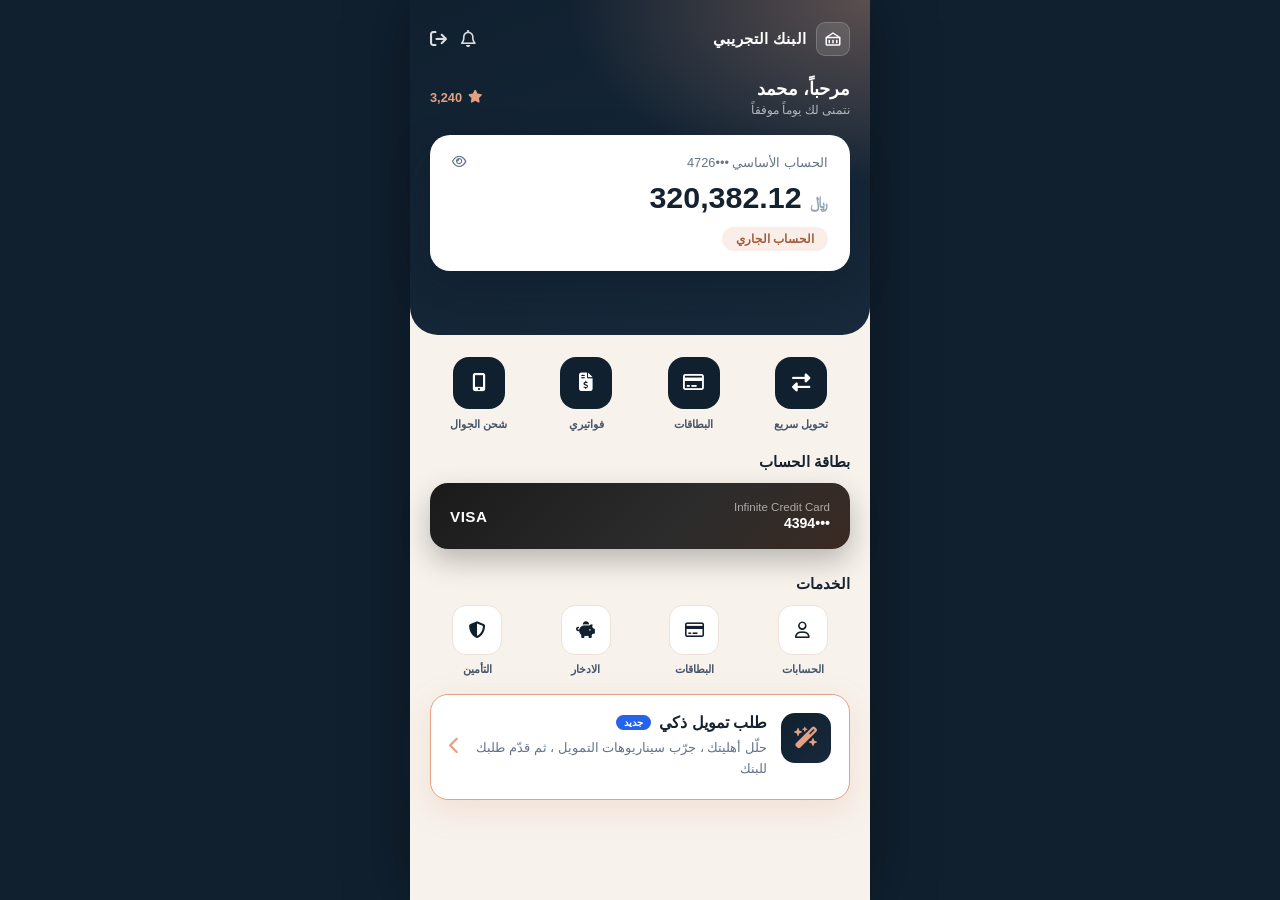
<file: bank-home.html>
<!DOCTYPE html>
<html dir="rtl" lang="ar">
<head>
  <meta charset="UTF-8" />
  <meta name="viewport" content="width=device-width, initial-scale=1.0" />
  <title>البنك</title>
  <link rel="stylesheet" href="css/base.css" />
  <link rel="stylesheet" href="css/bank.css" />
  <link rel="stylesheet" href="https://cdnjs.cloudflare.com/ajax/libs/font-awesome/6.5.1/css/all.min.css" />
</head>
<body class="bank-page">

  <div class="bank-shell">

    <div class="bank-hero">
      <div class="bank-topbar">
        <div class="bank-logo-mark">
          <span class="bank-logo-icon">
            <svg viewBox="0 0 24 24" fill="none" stroke="currentColor" stroke-width="2" stroke-linecap="round" stroke-linejoin="round">
              <rect x="3" y="10" width="18" height="10" rx="1"></rect>
              <path d="M3 10 12 4l9 6"></path>
              <line x1="7" y1="14" x2="7" y2="17"></line>
              <line x1="12" y1="14" x2="12" y2="17"></line>
              <line x1="17" y1="14" x2="17" y2="17"></line>
            </svg>
          </span>
          <span class="bank-logo-text">البنك التجريبي </span>
        </div>
        <div class="bank-topbar-icons">
          <i class="fa-regular fa-bell"></i>
          <i class="fa-solid fa-arrow-right-from-bracket"></i>
        </div>
      </div>

      <div class="bank-greeting">
        <div>
          <div class="bank-greeting-name">مرحباً، محمد</div>
          <div class="bank-greeting-sub">نتمنى لك يوماً موفقاً</div>
        </div>
        <div class="bank-points">
          <i class="fa-solid fa-star"></i>
          <span id="bankPoints">3,240</span>
        </div>
      </div>

      <div class="bank-balance-card">
        <div class="bank-balance-head">
          <span>الحساب الأساسي •••4726</span>
          <i class="fa-regular fa-eye"></i>
        </div>
        <div class="bank-balance-amount">
          <small>﷼</small> <span id="bankBalance">320,382.12</span>
        </div>
        <span class="bank-current-pill">الحساب الجاري</span>
      </div>
    </div>

    <div class="bank-shortcuts">
      <div class="bank-shortcut">
        <div class="bank-shortcut-icon"><i class="fa-solid fa-right-left"></i></div>
        <span>تحويل سريع</span>
      </div>
      <div class="bank-shortcut">
        <div class="bank-shortcut-icon"><i class="fa-regular fa-credit-card"></i></div>
        <span>البطاقات</span>
      </div>
      <div class="bank-shortcut">
        <div class="bank-shortcut-icon"><i class="fa-solid fa-file-invoice-dollar"></i></div>
        <span>فواتيري</span>
      </div>
      <div class="bank-shortcut">
        <div class="bank-shortcut-icon"><i class="fa-solid fa-mobile-screen-button"></i></div>
        <span>شحن الجوال</span>
      </div>
    </div>

    <div class="bank-card-section">
      <p class="bank-section-title">بطاقة الحساب</p>
      <div class="bank-visual-card">
        <div class="bank-visual-card-info">
          Infinite Credit Card
          <b>•••4394</b>
        </div>
        <div class="bank-visual-card-brand">VISA</div>
      </div>
    </div>

    <div class="bank-services-section">
      <p class="bank-section-title">الخدمات</p>

      <div class="bank-services-grid">
        <div class="bank-service-tile">
          <div class="bank-service-icon"><i class="fa-regular fa-user"></i></div>
          <span>الحسابات</span>
        </div>
        <div class="bank-service-tile">
          <div class="bank-service-icon"><i class="fa-regular fa-credit-card"></i></div>
          <span>البطاقات</span>
        </div>
        <div class="bank-service-tile">
          <div class="bank-service-icon"><i class="fa-solid fa-piggy-bank"></i></div>
          <span>الادخار</span>
        </div>
        <div class="bank-service-tile">
          <div class="bank-service-icon"><i class="fa-solid fa-shield-halved"></i></div>
          <span>التأمين</span>
        </div>
      </div>

      <div class="bank-smart-finance-card" id="smartFinanceCard">
        <div class="bank-smart-finance-icon"><i class="fa-solid fa-wand-magic-sparkles"></i></div>
        <div class="bank-smart-finance-body">
          <div class="bank-smart-finance-title">
            طلب تمويل ذكي
            <span class="bank-smart-finance-badge-new">جديد</span>
          </div>
          <p class="bank-smart-finance-desc" id="smartFinanceDesc">
            حلّل أهليتك ، جرّب سيناريوهات التمويل ، ثم قدّم طلبك للبنك
          </p>
        </div>
        <i class="fa-solid fa-chevron-left bank-smart-finance-arrow"></i>
      </div>
    </div>
  </div>

  <!-- نافذة الموافقة -->
  <div class="bank-modal-overlay" id="consentOverlay">
    <div class="bank-sheet bank-sheet-wrap">
      <button class="bank-sheet-close" id="closeConsentBtn" aria-label="إغلاق">
        <i class="fa-solid fa-xmark"></i>
      </button>
      <div class="bank-sheet-handle"></div>
      <div class="bank-sheet-icon"><i class="fa-solid fa-wand-magic-sparkles"></i></div>
      <h3 class="bank-sheet-title">طلب تمويل ذكي</h3>
      <p class="bank-sheet-text">
        يوفر بنك الإنماء خدمة تحليل أهلية التمويل عبر منصة "قرارك" ، حيث يمكنك تجربة سيناريوهات تمويل مختلفة
        ومعرفة القسط الشهري المناسب لك قبل تقديم طلبك رسمياً
      </p>
      <button class="bank-sheet-btn" id="startFinanceBtn">ابدأ طلب التمويل</button>
      <p class="bank-sheet-consent">
        بموافقتك على المتابعة سيتم مشاركة بياناتك الأساسيةالموثقة مع منصة "قرارك" لتحليل أهلية التمويل
        ومحاكاة السيناريوهات المالية ، مع الحفاظ على سرية بياناتك واستخدامها لغرض دراسةالطلب فقط
      </p>
    </div>
  </div>

  <script src="bank.js"></script>
</body>
</html>
</file>
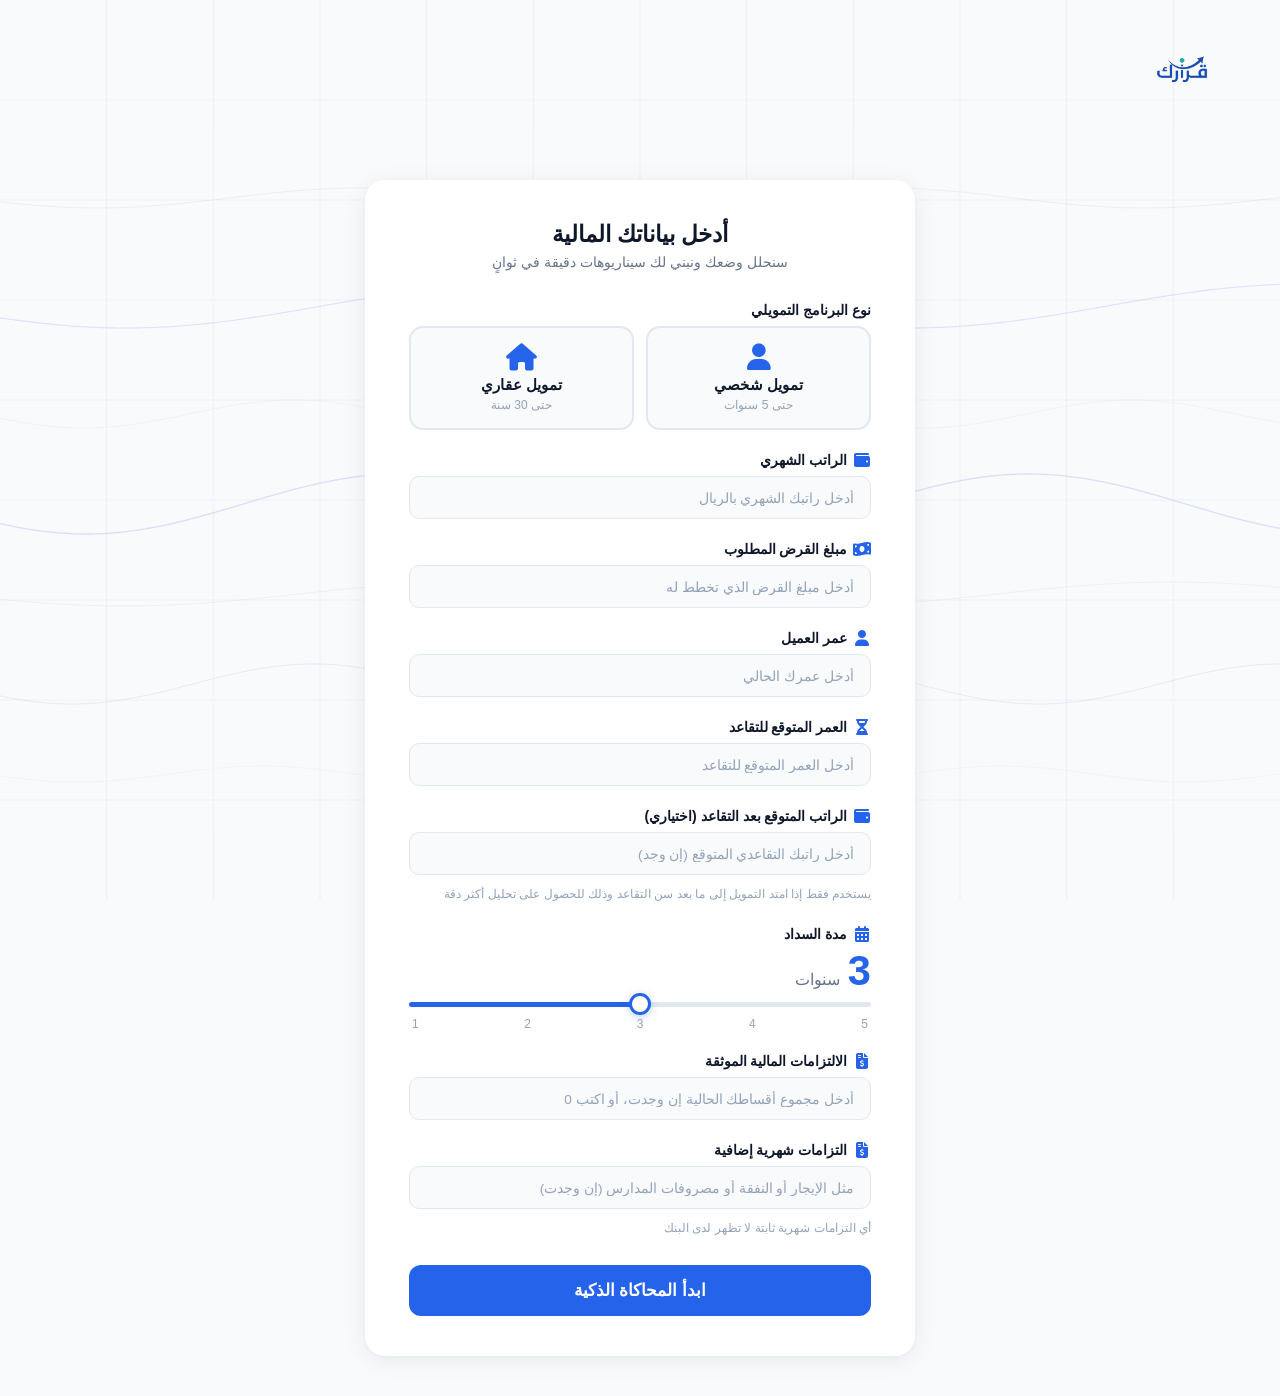
<file: inputs.html>
<!DOCTYPE html>
<html dir="rtl">
<head>
  <meta charset="UTF-8" />
  <meta name="viewport" content="width=device-width, initial-scale=1.0" />
  <title>أدخل بياناتك — قرارك</title>
  <link rel="stylesheet" href="css/base.css" />
  <link rel="stylesheet" href="css/animations.css" />
  <link rel="stylesheet" href="css/background.css" />
  <link rel="stylesheet" href="css/header.css" />
  <link rel="stylesheet" href="css/inputs.css" />
  <link rel="stylesheet" href="css/responsive.css" />
  <link rel="stylesheet" href="css/bank.css" />
  <link rel="stylesheet" href="https://cdnjs.cloudflare.com/ajax/libs/font-awesome/6.5.1/css/all.min.css" />
</head>
<body>

  <div class="bank-bridge-bar" id="bankBridgeBar" style="display:none;"></div>

  <canvas id="bg-canvas"></canvas>

  <header class="site-header">
    <div class="header-inner">
      <img src="images/logo.PNG" alt="شعار قرارك" class="logo-img" />
    </div>
  </header>

  <main class="inputs-main">

    <div class="input-card" id="inputCard">

      <div class="card-header">
        <h2 class="card-title">أدخل بياناتك المالية</h2>
        <p class="card-subtitle">سنحلل وضعك ونبني لك سيناريوهات دقيقة في ثوانٍ</p>
      </div>

      <form class="input-form" id="inputForm" onsubmit="return false">

        <div class="bank-data-banner" id="bankDataBanner" style="display:none;">
          <span class="bank-context-chip"><span class="dot"></span> بيانات موثقة من بنك الإنماء</span>

          <div class="field-group">
            <label class="field-label" for="bankName">
              <span class="field-icon"><i class="fa-solid fa-id-card"></i></span>
              الاسم
              <span class="bank-badge">موثق من البنك</span>
            </label>
            <input id="bankName" type="text" class="field-input locked-field" readonly tabindex="-1" />
          </div>

          <div class="field-group">
            <label class="field-label" for="bankEmployer">
              <span class="field-icon"><i class="fa-solid fa-building"></i></span>
              جهة العمل
              <span class="bank-badge">موثق من البنك</span>
            </label>
            <input id="bankEmployer" type="text" class="field-input locked-field" readonly tabindex="-1" />
          </div>
        </div>

        <div class="field-group">
          <label class="field-label">نوع البرنامج التمويلي</label>
          <div class="type-selector" id="typeSelector">

            <button type="button" class="type-btn" id="btnPersonal"
                    onclick="selectType('personal')">
              <span class="type-icon"><i class="fa-solid fa-user"></i></span>
              <span class="type-name">تمويل شخصي</span>
              <span class="type-hint">حتى 5 سنوات</span>
            </button>

            <button type="button" class="type-btn" id="btnRealEstate"
                    onclick="selectType('realEstate')">
              <span class="type-icon"><i class="fa-solid fa-house"></i></span>
              <span class="type-name">تمويل عقاري</span>
              <span class="type-hint">حتى 30 سنة</span>
            </button>

          </div>
          <span class="field-error" id="typeError">
            ⚠ الرجاء اختيار نوع البرنامج التمويلي أولاً
          </span>
        </div>

        <div class="field-group">
          <label class="field-label" for="salary">
            <span class="field-icon"><i class="fa-solid fa-wallet"></i></span>
            الراتب الشهري
            <span class="bank-badge" id="salaryBankBadge" style="display:none;">موثق من البنك</span>
          </label>
          <input id="salary" type="number" class="field-input" min="1"
                 placeholder="أدخل راتبك الشهري بالريال" />
          <span class="field-error" id="salaryError">
            ⚠ الحد الأدنى لصافي الراتب يبدأ من 3000 ريال
          </span>
        </div>

  
        <div class="field-group">
          <label class="field-label" for="loanAmount">
            <span class="field-icon"><i class="fa-solid fa-money-bill-wave"></i></span>
            مبلغ القرض المطلوب
          </label>
          <input id="loanAmount" type="number" class="field-input" min="1"
                 placeholder="أدخل مبلغ القرض الذي تخطط له" />
          <span class="field-error" id="loanError">
            ⚠ الرجاء إدخال مبلغ القرض
          </span>
        </div>


        <div class="field-group">
          <label class="field-label" for="applicantAge">
            <span class="field-icon"><i class="fa-solid fa-user"></i></span>
            عمر العميل
            <span class="bank-badge" id="applicantAgeBankBadge" style="display:none;">موثق من البنك</span>
          </label>
          <input id="applicantAge" type="number" class="field-input" min="18" max="100"
                 placeholder="أدخل عمرك الحالي" />
          <span class="field-error" id="applicantAgeError">
            ⚠ الحد الأدنى للعمر المسموح به للتمويل هو 18 سنة
          </span>
        </div>

        <div class="field-group">
          <label class="field-label" for="expectedRetirementAge">
            <span class="field-icon"><i class="fa-solid fa-hourglass-half"></i></span>
            العمر المتوقع للتقاعد
          </label>
          <input id="expectedRetirementAge" type="number" class="field-input" min="19" max="100"
                 placeholder="أدخل العمر المتوقع للتقاعد" />
          <span class="field-error" id="expectedRetirementAgeError">
            ⚠ يجب أن يكون العمر المتوقع للتقاعد أكبر من عمر العميل
          </span>
        </div>

        <div class="field-group">
          <label class="field-label" for="postRetirementSalary">
            <span class="field-icon"><i class="fa-solid fa-wallet"></i></span>
            الراتب المتوقع بعد التقاعد (اختياري)
          </label>
          <input id="postRetirementSalary" type="number" class="field-input" min="0"
                 placeholder="أدخل راتبك التقاعدي المتوقع (إن وجد)" />
          <span class="field-hint">
            يستخدم فقط إذا امتد التمويل إلى ما بعد سن التقاعد وذلك للحصول على تحليل أكثر دقة
          </span>
        </div>

        <div class="field-group">
          <label class="field-label">
            <span class="field-icon"><i class="fa-solid fa-calendar-days"></i></span>
            مدة السداد
          </label>
          <div class="slider-wrapper">
            <div class="slider-display">
              <span class="slider-value" id="sliderValue">3</span>
              <span class="slider-unit"  id="sliderUnit">سنوات</span>
            </div>
            <input type="range" id="durationSlider" class="field-slider"
                   min="1" max="5" step="1" value="3" />
            <div class="slider-ticks" id="sliderTicks">
              <span>1</span><span>2</span><span>3</span><span>4</span><span>5</span>
            </div>
          </div>
        </div>


        <div class="field-group">
          <label class="field-label" for="obligations">
            <span class="field-icon"><i class="fa-solid fa-file-invoice-dollar"></i></span>
            الالتزامات المالية الموثقة
            <span class="bank-badge" id="obligationsBankBadge" style="display:none;">موثق من البنك</span>
          </label>
          <input id="obligations" type="number" class="field-input" min="0"
                 placeholder="أدخل مجموع أقساطك الحالية إن وجدت، أو اكتب 0" />
        </div>

        <div class="field-group">
          <label class="field-label" for="additionalObligations">
            <span class="field-icon"><i class="fa-solid fa-file-invoice-dollar"></i></span>
            التزامات شهرية إضافية
          </label>
          <input id="additionalObligations" type="number" class="field-input" min="0"
                 placeholder="مثل الإيجار أو النفقة أو مصروفات المدارس (إن وجدت)" />
          <span class="field-hint">
            أي التزامات شهرية ثابتة لا تظهر لدى البنك
          </span>
        </div>


        <button type="button" class="start-btn" id="startBtn">
          ابدأ المحاكاة الذكية 
        </button>

      </form>
    </div>


    <div class="loading-screen" id="loadingScreen" aria-live="polite">
      <div class="loading-spinner">
        <div class="spinner-ring spinner-outer"></div>
        <div class="spinner-ring spinner-inner"></div>
      </div>
      <p class="loading-text" id="loadingText">
        جاري قراءة وتحليل البيانات المالية...
      </p>
    </div>

  </main>

  <script src="script.js"></script>
  <script src="inputs.js"></script>
</body>
</html>
</file>
<file: css/base.css>
:root {
  --primary-color:     #2563EB;
  --secondary-color:   #14B8A6;
  --background-color:  #F8FAFC;
  --text-color:        #0F172A;

  --primary-pale:  rgba(37, 99, 235, 0.22);
  --secondary-pale: rgba(20, 184, 166, 0.22);
  --primary-glow:  rgba(37, 99, 235, 0.35);
}

*, *::before, *::after {
  margin: 0;
  padding: 0;
  box-sizing: border-box;
}

html {
  font-size: 16px;
  scroll-behavior: smooth;
}

body {
  font-family: 'Segoe UI', 'Tahoma', Arial, sans-serif;
  background-color: var(--background-color);
  color: var(--text-color);
  min-height: 100vh;
  overflow-x: hidden;
  position: relative;
}

#gaugeDTI,
#gaugeMonthly,
#chartRemaining,
#sbMonthly,
#sbRate,
#sbTotalProfit {
  font-family: Arial, sans-serif !important;
  font-variant-numeric: lining-nums !important;
}
</file>
<file: css/bank.css>
:root {
  --bank-navy:      #10202f;
  --bank-navy-2:    #17293b;
  --bank-accent:    #e2a184;
  --bank-accent-2:  #d98f70;
  --bank-cream:     #f7f2ec;
  --bank-text-dark: #16232f;
}

/*  "موثق من البنك"  */
.bank-badge {
  display: inline-flex;
  align-items: center;
  gap: 4px;
  font-size: 0.68rem;
  font-weight: 700;
  color: #7a4a30;
  background: rgba(226, 161, 132, 0.18);
  border: 1px solid rgba(217, 143, 112, 0.45);
  padding: 2px 9px;
  border-radius: 20px;
  margin-inline-start: 6px;
  white-space: nowrap;
}

.bank-badge::before {
  content: "✓";
  font-weight: 800;
}

/*  حقول مقفلة من البنك */
.locked-field,
.sb-input.locked-field,
.field-input.locked-field {
  background: #eef1f4 !important;
  color: #64748b !important;
  border-color: #e2e8f0 !important;
  cursor: not-allowed;
  box-shadow: none !important;
}

.locked-field:focus { box-shadow: none !important; }


.bank-bridge-bar {
  position: relative;
  z-index: 11;
  height: 5px;
  width: 100%;
  background: linear-gradient(90deg, var(--bank-navy) 0%, var(--bank-accent) 100%);
}

.bank-context-chip {
  display: inline-flex;
  align-items: center;
  gap: 8px;
  background: var(--bank-navy);
  color: #fff;
  font-size: 0.78rem;
  font-weight: 600;
  padding: 6px 14px;
  border-radius: 20px;
  margin-bottom: 14px;
}

.bank-context-chip .dot {
  width: 7px;
  height: 7px;
  border-radius: 50%;
  background: var(--bank-accent);
}

.bank-data-banner {
  background: #fbf7f3;
  border: 1px solid #f0e4da;
  border-radius: 14px;
  padding: 14px 16px;
  margin-bottom: 6px;
  display: flex;
  flex-direction: column;
  gap: 12px;
}

.bank-data-banner .bank-mini-title {
  font-size: 0.8rem;
  font-weight: 700;
  color: var(--bank-text-dark);
  display: flex;
  align-items: center;
  gap: 6px;
}

.bank-page {
  min-height: 100vh;
  background: var(--bank-navy);
}

.bank-shell {
  max-width: 460px;
  margin: 0 auto;
  min-height: 100vh;
  background: var(--bank-cream);
  box-shadow: 0 0 60px rgba(0,0,0,0.35);
  position: relative;
}

.bank-hero {
  background:
    radial-gradient(120% 100% at 100% 0%, rgba(226,161,132,0.35) 0%, rgba(226,161,132,0) 55%),
    linear-gradient(160deg, var(--bank-navy) 0%, var(--bank-navy-2) 100%);
  padding: 22px 20px 64px;
  color: #fff;
  border-radius: 0 0 28px 28px;
}

.bank-topbar {
  display: flex;
  align-items: center;
  justify-content: space-between;
  margin-bottom: 22px;
}

.bank-logo-mark {
  display: flex;
  align-items: center;
  gap: 10px;
}

.bank-logo-icon {
  width: 34px;
  height: 34px;
  border-radius: 9px;
  background: rgba(255,255,255,0.12);
  display: flex;
  align-items: center;
  justify-content: center;
  border: 1px solid rgba(255,255,255,0.18);
}

.bank-logo-icon svg { width: 18px; height: 18px; }

.bank-logo-text {
  font-size: 0.95rem;
  font-weight: 800;
  letter-spacing: 0.2px;
}

.bank-topbar-icons {
  display: flex;
  align-items: center;
  gap: 14px;
  color: rgba(255,255,255,0.85);
  font-size: 1.05rem;
}

.bank-greeting {
  display: flex;
  align-items: center;
  justify-content: space-between;
  margin-bottom: 18px;
}

.bank-greeting-name {
  font-size: 1.15rem;
  font-weight: 700;
}

.bank-greeting-sub {
  font-size: 0.78rem;
  color: rgba(255,255,255,0.65);
  margin-top: 2px;
}

.bank-points {
  display: flex;
  align-items: center;
  gap: 6px;
  font-size: 0.8rem;
  color: var(--bank-accent);
  font-weight: 700;
}

.bank-balance-card {
  background: #ffffff;
  border-radius: 20px;
  padding: 20px 22px;
  box-shadow: 0 18px 40px rgba(10, 20, 30, 0.28);
}

.bank-balance-head {
  display: flex;
  align-items: center;
  justify-content: space-between;
  font-size: 0.8rem;
  color: #64748b;
  margin-bottom: 10px;
}

.bank-balance-amount {
  font-size: 1.9rem;
  font-weight: 800;
  color: var(--bank-text-dark);
  direction: ltr;
  text-align: right;
  margin-bottom: 12px;
}

.bank-balance-amount small {
  font-size: 1rem;
  font-weight: 600;
  color: #94a3b8;
}

.bank-current-pill {
  display: inline-block;
  background: rgba(226, 161, 132, 0.18);
  color: #a35a3a;
  font-size: 0.72rem;
  font-weight: 700;
  padding: 5px 14px;
  border-radius: 20px;
}


.bank-shortcuts {
  display: grid;
  grid-template-columns: repeat(4, 1fr);
  gap: 10px;
  padding: 22px 20px 0;
}

.bank-shortcut {
  display: flex;
  flex-direction: column;
  align-items: center;
  gap: 8px;
  text-align: center;
}

.bank-shortcut-icon {
  width: 52px;
  height: 52px;
  border-radius: 16px;
  background: var(--bank-navy);
  color: #fff;
  display: flex;
  align-items: center;
  justify-content: center;
  font-size: 1.15rem;
}

.bank-shortcut span {
  font-size: 0.68rem;
  color: #475569;
  font-weight: 600;
  line-height: 1.3;
}


.bank-card-section {
  padding: 22px 20px 0;
}

.bank-section-title {
  font-size: 0.95rem;
  font-weight: 800;
  color: var(--bank-text-dark);
  margin-bottom: 12px;
}

.bank-visual-card {
  background: linear-gradient(135deg, #1a1a1a 0%, #2c2c2c 60%, #3a2a22 100%);
  border-radius: 18px;
  padding: 18px 20px;
  color: #fff;
  display: flex;
  align-items: center;
  justify-content: space-between;
  box-shadow: 0 12px 28px rgba(0,0,0,0.25);
}

.bank-visual-card-info {
  font-size: 0.72rem;
  color: rgba(255,255,255,0.6);
}

.bank-visual-card-info b {
  display: block;
  font-size: 0.88rem;
  color: #fff;
  margin-top: 2px;
}

.bank-visual-card-brand {
  font-weight: 800;
  font-size: 0.95rem;
  letter-spacing: 0.5px;
}


.bank-services-section {
  padding: 26px 20px 30px;
}

.bank-services-grid {
  display: grid;
  grid-template-columns: repeat(4, 1fr);
  gap: 14px;
  margin-bottom: 18px;
}

.bank-service-tile {
  display: flex;
  flex-direction: column;
  align-items: center;
  gap: 8px;
  text-align: center;
}

.bank-service-icon {
  width: 50px;
  height: 50px;
  border-radius: 14px;
  background: #ffffff;
  border: 1px solid #eee2d8;
  display: flex;
  align-items: center;
  justify-content: center;
  color: var(--bank-navy);
  font-size: 1.05rem;
}

.bank-service-tile span {
  font-size: 0.68rem;
  font-weight: 600;
  color: #475569;
}

/* طلب تمويل ذكي */
.bank-smart-finance-card {
  position: relative;
  background: #ffffff;
  border-radius: 18px;
  padding: 18px 18px 20px;
  border: 1.5px solid var(--bank-accent);
  box-shadow: 0 10px 30px rgba(226, 161, 132, 0.22);
  cursor: pointer;
  display: flex;
  gap: 14px;
  align-items: flex-start;
  transition: transform 0.2s ease, box-shadow 0.2s ease;
}

.bank-smart-finance-card:hover {
  transform: translateY(-2px);
  box-shadow: 0 14px 36px rgba(226, 161, 132, 0.3);
}

.bank-smart-finance-card.is-pending { cursor: default; }
.bank-smart-finance-card.is-pending:hover { transform: none; }

.bank-smart-finance-icon {
  flex-shrink: 0;
  width: 50px;
  height: 50px;
  border-radius: 14px;
  background: linear-gradient(135deg, var(--bank-navy), var(--bank-navy-2));
  display: flex;
  align-items: center;
  justify-content: center;
  color: var(--bank-accent);
  font-size: 1.35rem;
}

.bank-smart-finance-body { flex: 1; }

.bank-smart-finance-title {
  font-size: 0.98rem;
  font-weight: 800;
  color: var(--bank-text-dark);
  display: flex;
  align-items: center;
  gap: 8px;
  margin-bottom: 5px;
}

.bank-smart-finance-badge-new {
  font-size: 0.62rem;
  font-weight: 800;
  color: #fff;
  background: var(--primary-color, #2563EB);
  padding: 2px 8px;
  border-radius: 10px;
}

.bank-smart-finance-desc {
  font-size: 0.82rem;
  color: #64748b;
  line-height: 1.6;
}

.bank-smart-finance-status {
  display: inline-flex;
  align-items: center;
  gap: 6px;
  font-size: 0.78rem;
  font-weight: 700;
  color: #b45309;
  background: #fff7ed;
  border: 1px solid #fed7aa;
  padding: 4px 12px;
  border-radius: 20px;
  margin-top: 8px;
}

.bank-smart-finance-arrow {
  color: var(--bank-accent);
  font-size: 1.1rem;
  align-self: center;
}

.bank-modal-overlay {
  position: fixed;
  inset: 0;
  background: rgba(10, 16, 24, 0.55);
  display: none;
  align-items: flex-end;
  justify-content: center;
  z-index: 100;
  animation: bankFadeIn 0.2s ease;
}

.bank-modal-overlay.is-open { display: flex; }

@keyframes bankFadeIn { from { opacity: 0; } to { opacity: 1; } }

.bank-sheet {
  width: 100%;
  max-width: 460px;
  background: #fff;
  border-radius: 24px 24px 0 0;
  padding: 26px 24px 30px;
  animation: bankSheetUp 0.32s cubic-bezier(0.22, 1, 0.36, 1);
}

@keyframes bankSheetUp {
  from { transform: translateY(30px); opacity: 0; }
  to   { transform: translateY(0);    opacity: 1; }
}

.bank-sheet-handle {
  width: 40px;
  height: 4px;
  background: #e2e8f0;
  border-radius: 4px;
  margin: 0 auto 18px;
}

.bank-sheet-icon {
  width: 54px;
  height: 54px;
  border-radius: 16px;
  background: linear-gradient(135deg, var(--bank-navy), var(--bank-navy-2));
  color: var(--bank-accent);
  display: flex;
  align-items: center;
  justify-content: center;
  font-size: 1.5rem;
  margin-bottom: 14px;
}

.bank-sheet-title {
  font-size: 1.15rem;
  font-weight: 800;
  color: var(--bank-text-dark);
  margin-bottom: 8px;
}

.bank-sheet-text {
  font-size: 0.9rem;
  color: #475569;
  line-height: 1.8;
  margin-bottom: 20px;
}

.bank-sheet-btn {
  width: 100%;
  padding: 15px 20px;
  background: var(--bank-navy);
  color: #fff;
  font-size: 1rem;
  font-weight: 700;
  border: none;
  border-radius: 12px;
  cursor: pointer;
  font-family: inherit;
  transition: background 0.2s ease, transform 0.2s ease;
}

.bank-sheet-btn:hover { background: var(--bank-navy-2); transform: translateY(-1px); }

.bank-sheet-consent {
  font-size: 0.74rem;
  color: #94a3b8;
  line-height: 1.7;
  margin-top: 14px;
  text-align: center;
}

.bank-sheet-close {
  position: absolute;
  top: 18px;
  left: 18px;
  width: 30px;
  height: 30px;
  border-radius: 50%;
  background: #f1f5f9;
  border: none;
  color: #64748b;
  font-size: 1rem;
  cursor: pointer;
  display: flex;
  align-items: center;
  justify-content: center;
}

.bank-sheet-wrap { position: relative; }


.bank-submit-card {
  border: 1.5px solid var(--bank-accent);
}

.bank-submit-btn {
  width: 100%;
  padding: 15px 24px;
  background: var(--bank-navy);
  color: #fff;
  font-size: 1rem;
  font-weight: 700;
  border: none;
  border-radius: 12px;
  cursor: pointer;
  font-family: inherit;
  transition: background 0.2s ease, transform 0.2s ease, opacity 0.2s ease;
}

.bank-submit-btn:hover:not(:disabled) {
  background: var(--bank-navy-2);
  transform: translateY(-1px);
}

.bank-submit-btn:disabled {
  background: #cbd5e1;
  color: #94a3b8;
  cursor: not-allowed;
}

.bank-submit-hint {
  font-size: 0.78rem;
  color: #94a3b8;
  line-height: 1.6;
  margin-top: 10px;
  text-align: center;
}

.bank-submit-hint.is-eligible {
  color: #16a34a;
  font-weight: 600;
}

.bank-confirm-overlay {
  position: fixed;
  inset: 0;
  background: rgba(10, 16, 24, 0.55);
  display: none;
  align-items: center;
  justify-content: center;
  z-index: 100;
  padding: 20px;
}

.bank-confirm-overlay.is-open { display: flex; }

.bank-confirm-box {
  background: #fff;
  border-radius: 18px;
  padding: 28px 26px;
  max-width: 400px;
  width: 100%;
  box-shadow: 0 20px 50px rgba(0,0,0,0.25);
  animation: bankSheetUp 0.25s cubic-bezier(0.22, 1, 0.36, 1);
}

.bank-confirm-title {
  font-size: 1.1rem;
  font-weight: 800;
  color: var(--bank-text-dark);
  margin-bottom: 10px;
}

.bank-confirm-text {
  font-size: 0.88rem;
  color: #475569;
  line-height: 1.8;
  margin-bottom: 22px;
}

.bank-confirm-actions {
  display: flex;
  gap: 10px;
}

.bank-confirm-actions button {
  flex: 1;
  padding: 12px 16px;
  border-radius: 10px;
  font-size: 0.92rem;
  font-weight: 700;
  cursor: pointer;
  font-family: inherit;
  border: none;
  transition: opacity 0.2s ease, transform 0.2s ease;
}

.bank-confirm-cancel {
  background: #f1f5f9;
  color: #475569;
}

.bank-confirm-cancel:hover { background: #e2e8f0; }

.bank-confirm-ok {
  background: var(--bank-navy);
  color: #fff;
}

.bank-confirm-ok:hover { background: var(--bank-navy-2); }

.bank-process-overlay {
  position: fixed;
  inset: 0;
  background: var(--background-color, #F8FAFC);
  display: none;
  align-items: center;
  justify-content: center;
  z-index: 200;
  padding: 20px;
}

.bank-process-overlay.is-open { display: flex; }

.bank-process-panel {
  text-align: center;
  max-width: 420px;
}

.bank-process-panel .loading-spinner { margin: 0 auto 26px; }

.bank-success-check {
  width: 78px;
  height: 78px;
  border-radius: 50%;
  background: #dcfce7;
  color: #16a34a;
  font-size: 2.2rem;
  font-weight: 800;
  display: flex;
  align-items: center;
  justify-content: center;
  margin: 0 auto 22px;
  animation: bankPopIn 0.4s cubic-bezier(0.22, 1, 0.36, 1);
}

@keyframes bankPopIn {
  0%   { transform: scale(0.5); opacity: 0; }
  70%  { transform: scale(1.08); opacity: 1; }
  100% { transform: scale(1); }
}

.bank-success-title {
  font-size: 1.25rem;
  font-weight: 800;
  color: var(--text-color, #0F172A);
  margin-bottom: 10px;
}

.bank-success-text {
  font-size: 0.92rem;
  color: #64748b;
  line-height: 1.8;
  margin-bottom: 26px;
}
</file>
<file: css/animations.css>
@keyframes fadeIn {
  from { opacity: 0; }
  to   { opacity: 1; }
}

/* Hero title & subtitle — slide up from below */
@keyframes fadeSlideUp {
  from {
    opacity: 0;
    transform: translateY(30px);
  }
  to {
    opacity: 1;
    transform: translateY(0);
  }
}

@keyframes fadeSlideDown {
  from {
    opacity: 0;
    transform: translateY(-28px);
  }
  to {
    opacity: 1;
    transform: translateY(0);
  }
}

/* CTA button — subtle continuous glow pulse */
@keyframes pulse {
  0%, 100% { box-shadow: 0 0 0 0   transparent; }
  50%       { box-shadow: 0 0 0 10px rgba(37, 99, 235, 0.15); }
}
</file>
<file: css/background.css>
#bg-canvas {
  position: fixed;
  inset: 0;
  width: 100%;
  height: 100%;
  z-index: 0;
  pointer-events: none;
  display: block;
}
</file>
<file: css/header.css>
.site-header {
  position: relative;
  z-index: 10;
  padding: 20px 48px;
  opacity: 0;
  animation: fadeIn 0.6s ease forwards;
  animation-delay: 0.1s;
}

.header-inner {
  display: flex;
  align-items: center;
  gap: 12px;
}

.logo-img {
  width: 100px;
  height: 100px;
  object-fit: contain;
  border-radius: 10px;
}
</file>
<file: css/inputs.css>
.inputs-main {
  position: relative;
  z-index: 10;
  min-height: calc(100vh - 140px);
  display: flex;
  align-items: center;
  justify-content: center;
  padding: 40px 24px;
}

.input-card {
  background: #ffffff;
  border-radius: 20px;
  box-shadow:
    0 4px 24px rgba(15, 23, 42, 0.07),
    0 1px 4px  rgba(15, 23, 42, 0.04);
  padding: 40px 44px;
  width: 100%;
  max-width: 550px;
  animation: fadeSlideUp 0.55s cubic-bezier(0.22, 1, 0.36, 1) forwards;
  transition: opacity 0.38s ease, transform 0.38s ease;
}

.card-exit {
  opacity: 0 !important;
  transform: scale(0.96) !important;
}

.card-header {
  margin-bottom: 32px;
  text-align: center;
}

.card-title {
  font-size: 1.45rem;
  font-weight: 800;
  color: var(--text-color);
  margin-bottom: 6px;
}

.card-subtitle {
  font-size: 0.9rem;
  color: #64748b;
}


.input-form {
  display: flex;
  flex-direction: column;
  gap: 22px;
}

.field-group {
  display: flex;
  flex-direction: column;
  gap: 8px;
}

.field-label {
  font-size: 0.88rem;
  font-weight: 600;
  color: var(--text-color);
  display: flex;
  align-items: center;
  gap: 6px;
}

.field-icon {
  font-size: 1rem;
  line-height: 1;
  color: var(--primary-color);
  display: inline-flex;
  align-items: center;
  justify-content: center;
  width: 1.1em;
}

.field-input {
  width: 100%;
  padding: 12px 16px;
  border: 1.5px solid #e2e8f0;
  border-radius: 10px;
  font-size: 0.95rem;
  color: var(--text-color);
  background: #f8fafc;
  outline: none;
  font-family: inherit;
  text-align: right;
  transition: border-color 0.2s ease, box-shadow 0.2s ease, background 0.2s ease;
}

.field-input:focus {
  border-color: var(--primary-color);
  background: #ffffff;
  box-shadow: 0 0 0 3px rgba(37, 99, 235, 0.10);
}

.field-input::placeholder {
  color: #94a3b8;
  font-size: 0.85rem;
}


.field-input::-webkit-inner-spin-button,
.field-input::-webkit-outer-spin-button { -webkit-appearance: none; }
.field-input[type=number]               { -moz-appearance: textfield; }


.slider-wrapper {
  display: flex;
  flex-direction: column;
  gap: 10px;
}

.slider-display {
  display: flex;
  align-items: baseline;
  gap: 8px;
}

.slider-value {
  font-size: 2.6rem;
  font-weight: 800;
  color: var(--primary-color);
  line-height: 1;
  display: inline-block;
  transition: color 0.2s ease;
}

@keyframes valuePop {
  0%   { transform: scale(1);    }
  40%  { transform: scale(1.25); }
  70%  { transform: scale(0.95); }
  100% { transform: scale(1);    }
}

.value-pop { animation: valuePop 0.28s ease; }

.slider-unit {
  font-size: 1rem;
  color: #64748b;
  font-weight: 500;
}


.field-slider {
  width: 100%;
  -webkit-appearance: none;
  appearance: none;
  height: 5px;
  border-radius: 5px;
  background: #e2e8f0; /* يُحدَّث بـ JS */
  outline: none;
  cursor: pointer;
  direction: ltr; 
}

.field-slider::-webkit-slider-thumb {
  -webkit-appearance: none;
  width: 22px;
  height: 22px;
  border-radius: 50%;
  background: #ffffff;
  border: 3px solid var(--primary-color);
  box-shadow: 0 2px 8px rgba(37, 99, 235, 0.30);
  cursor: pointer;
  transition: transform 0.15s ease, box-shadow 0.15s ease;
}

.field-slider::-webkit-slider-thumb:hover {
  transform: scale(1.15);
  box-shadow: 0 4px 14px rgba(37, 99, 235, 0.40);
}

.field-slider::-moz-range-thumb {
  width: 22px;
  height: 22px;
  border-radius: 50%;
  background: #ffffff;
  border: 3px solid var(--primary-color);
  box-shadow: 0 2px 8px rgba(37, 99, 235, 0.30);
  cursor: pointer;
}

.slider-ticks {
  display: flex;
  justify-content: space-between;
  font-size: 0.75rem;
  color: #94a3b8;
  padding: 0 3px;
  direction: ltr;
}

.start-btn {
  width: 100%;
  padding: 15px 24px;
  background: var(--primary-color);
  color: #ffffff;
  font-size: 1.05rem;
  font-weight: 700;
  border: none;
  border-radius: 12px;
  cursor: pointer;
  margin-top: 6px;
  font-family: inherit;
  transition: background 0.25s ease, transform 0.2s ease, box-shadow 0.25s ease;
}

.start-btn:hover {
  background: #1d4ed8;
  transform: translateY(-2px);
  box-shadow: 0 8px 24px rgba(37, 99, 235, 0.28);
}

.start-btn:active {
  transform: translateY(0);
}

.start-btn:disabled {
  opacity: 0.7;
  cursor: not-allowed;
  transform: none;
}

.loading-screen {
  display: none;          /* يُفعَّل بـ JS */
  flex-direction: column;
  align-items: center;
  gap: 32px;
  text-align: center;
  max-width: 460px;
  opacity: 0;
  transition: opacity 0.5s ease;
}

.loading-spinner {
  position: relative;
  width: 72px;
  height: 72px;
}

.spinner-ring {
  position: absolute;
  border-radius: 50%;
  border-style: solid;
  border-color: transparent;
}

.spinner-outer {
  inset: 0;
  border-width: 3px;
  border-top-color: var(--primary-color);
  animation: spin 0.95s linear infinite;
}

.spinner-inner {
  inset: 14px;
  border-width: 2.5px;
  border-bottom-color: var(--secondary-color);
  animation: spin 1.4s linear infinite reverse;
}

@keyframes spin {
  to { transform: rotate(360deg); }
}

.loading-text {
  font-size: 1rem;
  font-weight: 500;
  color: #475569;
  line-height: 1.75;
  max-width: 380px;
  transition: opacity 0.28s ease;
}

.text-fade { opacity: 0; }

.type-selector {
  display: grid;
  grid-template-columns: 1fr 1fr;
  gap: 12px;
}

.type-btn {
  display: flex;
  flex-direction: column;
  align-items: center;
  gap: 5px;
  padding: 16px 12px;
  border: 2px solid #e2e8f0;
  border-radius: 14px;
  background: #f8fafc;
  cursor: pointer;
  font-family: inherit;
  transition: border-color 0.2s ease, background 0.2s ease, box-shadow 0.2s ease;
}

.type-btn:hover {
  border-color: #93c5fd;
  background: #eff6ff;
}

.type-btn.active {
  border-color: var(--primary-color);
  background: rgba(37, 99, 235, 0.05);
  box-shadow: 0 0 0 3px rgba(37, 99, 235, 0.10);
}

.type-btn.invalid-btn {
  border-color: #fca5a5;
  background: #fff5f5;
}

.type-icon {
  font-size: 1.7rem;
  line-height: 1;
  color: var(--primary-color);
}

.type-name {
  font-size: 0.92rem;
  font-weight: 700;
  color: var(--text-color);
}

.type-hint {
  font-size: 0.75rem;
  color: #94a3b8;
}

/* Error Messages */
.field-error {
  display: none;        
  align-items: flex-start;
  gap: 4px;
  font-size: 0.8rem;
  color: #ef4444;
  font-weight: 500;
  margin-top: 2px;
  animation: fadeSlideUp 0.2s ease forwards;
}

.field-input.invalid {
  border-color: #fca5a5;
  background: #fff8f8;
  box-shadow: 0 0 0 3px rgba(239, 68, 68, 0.08);
}

.field-hint {
  font-size: 0.78rem;
  color: #94a3b8;
  line-height: 1.5;
  margin-top: 2px;
}
</file>
<file: css/responsive.css>
/* 
   Dashboard — Tablet 
 */
@media (max-width: 1024px) {
  .dashboard-layout {
    grid-template-columns: 1fr;
    padding: 20px 24px 36px;
  }

  .dash-sidebar {
    position: static;
  }

  .dash-top-row {
    grid-template-columns: 1fr 1fr;
  }

  .gauge-wrap {
    max-width: 220px;
  }
}

/*
   Dashboard — Mobile 
   */
@media (max-width: 768px) {

  .dashboard-layout {
    grid-template-columns: 1fr;
    padding: 14px 14px 36px;
    gap: 14px;
  }


  .dash-main    { order: 1; }
  .dash-sidebar { order: 2; position: static; }


  .dash-top-row {
    grid-template-columns: 1fr;
    gap: 14px;
  }

 
  .gauge-wrap {
    max-width: 260px;
    margin: 0 auto;
  }

 
  .sb-input,
  .sb-select {
    padding: 13px 14px;
    font-size: 1rem;
    min-height: 48px;
  }

 
  .sb-slider::-webkit-slider-thumb {
    width: 26px;
    height: 26px;
  }
  .sb-slider::-moz-range-thumb {
    width: 26px;
    height: 26px;
  }


  .sidebar-title    { font-size: 1rem;    }
  .sidebar-subtitle { font-size: 0.78rem; }
  .gauge-dti        { font-size: 1.7rem;  }
  .gauge-zone       { font-size: 0.75rem; }
  .advisor-text     { font-size: 0.88rem; line-height: 1.7; }
  .card-label       { font-size: 0.8rem;  }


  .gauge-legend { gap: 6px; }
  .g-zone       { font-size: 0.68rem; padding: 3px 8px; }


  .chart-wrap        { min-height: 200px; }
  .chart-wrap canvas { max-height: 210px; }
}

/* 
   Dashboard — Small Mobile 
 */
@media (max-width: 480px) {

  .dashboard-layout {
    padding: 10px 10px 28px;
    gap: 12px;
  }

  .dash-card,
  .sidebar-card {
    padding: 16px 14px;
    border-radius: 14px;
  }

  .gauge-wrap  { max-width: 210px; }
  .gauge-dti   { font-size: 1.4rem; }
  .gauge-zone  { font-size: 0.7rem; }
  .gn-val      { font-size: 0.78rem; }
  .gn-lbl      { font-size: 0.65rem; }

  #sbVal { font-size: 1.6rem; }

  .sb-stat     { padding: 10px 12px; }
  .sb-stat-lbl { font-size: 0.74rem; }
  .sb-stat-val { font-size: 0.8rem;  }

  .advisor-title { font-size: 0.88rem; }
  .advisor-text  { font-size: 0.83rem; line-height: 1.65; }

  .gauge-nums { gap: 6px; }
  .gauge-num  { padding: 8px 6px; }

  .bank-hero { padding: 18px 16px 54px; }
  .bank-balance-amount { font-size: 1.6rem; }
  .bank-services-grid { grid-template-columns: repeat(4, 1fr); gap: 10px; }
  .bank-shortcuts { padding: 18px 16px 0; }
  .bank-card-section, .bank-services-section { padding-inline: 16px; }
}


@media (max-width: 768px) {
  .site-header {
    padding: 16px 24px;
  }
}


@media (max-width: 600px) {

  .dashboard-layout {
    padding: 14px 16px 28px;
    gap: 16px;
  }

  .dash-card,
  .sidebar-card {
    padding: 18px 16px;
    border-radius: 14px;
  }

  .gauge-dti { font-size: 1.4rem; }
  .gn-val    { font-size: 0.8rem; }
  #sbVal     { font-size: 1.8rem; }


  .input-card    { padding: 28px 22px; }
  .card-title    { font-size: 1.2rem;  }
  .slider-value  { font-size: 2rem;    }
  .type-name     { font-size: 0.82rem; }
}
</file>
